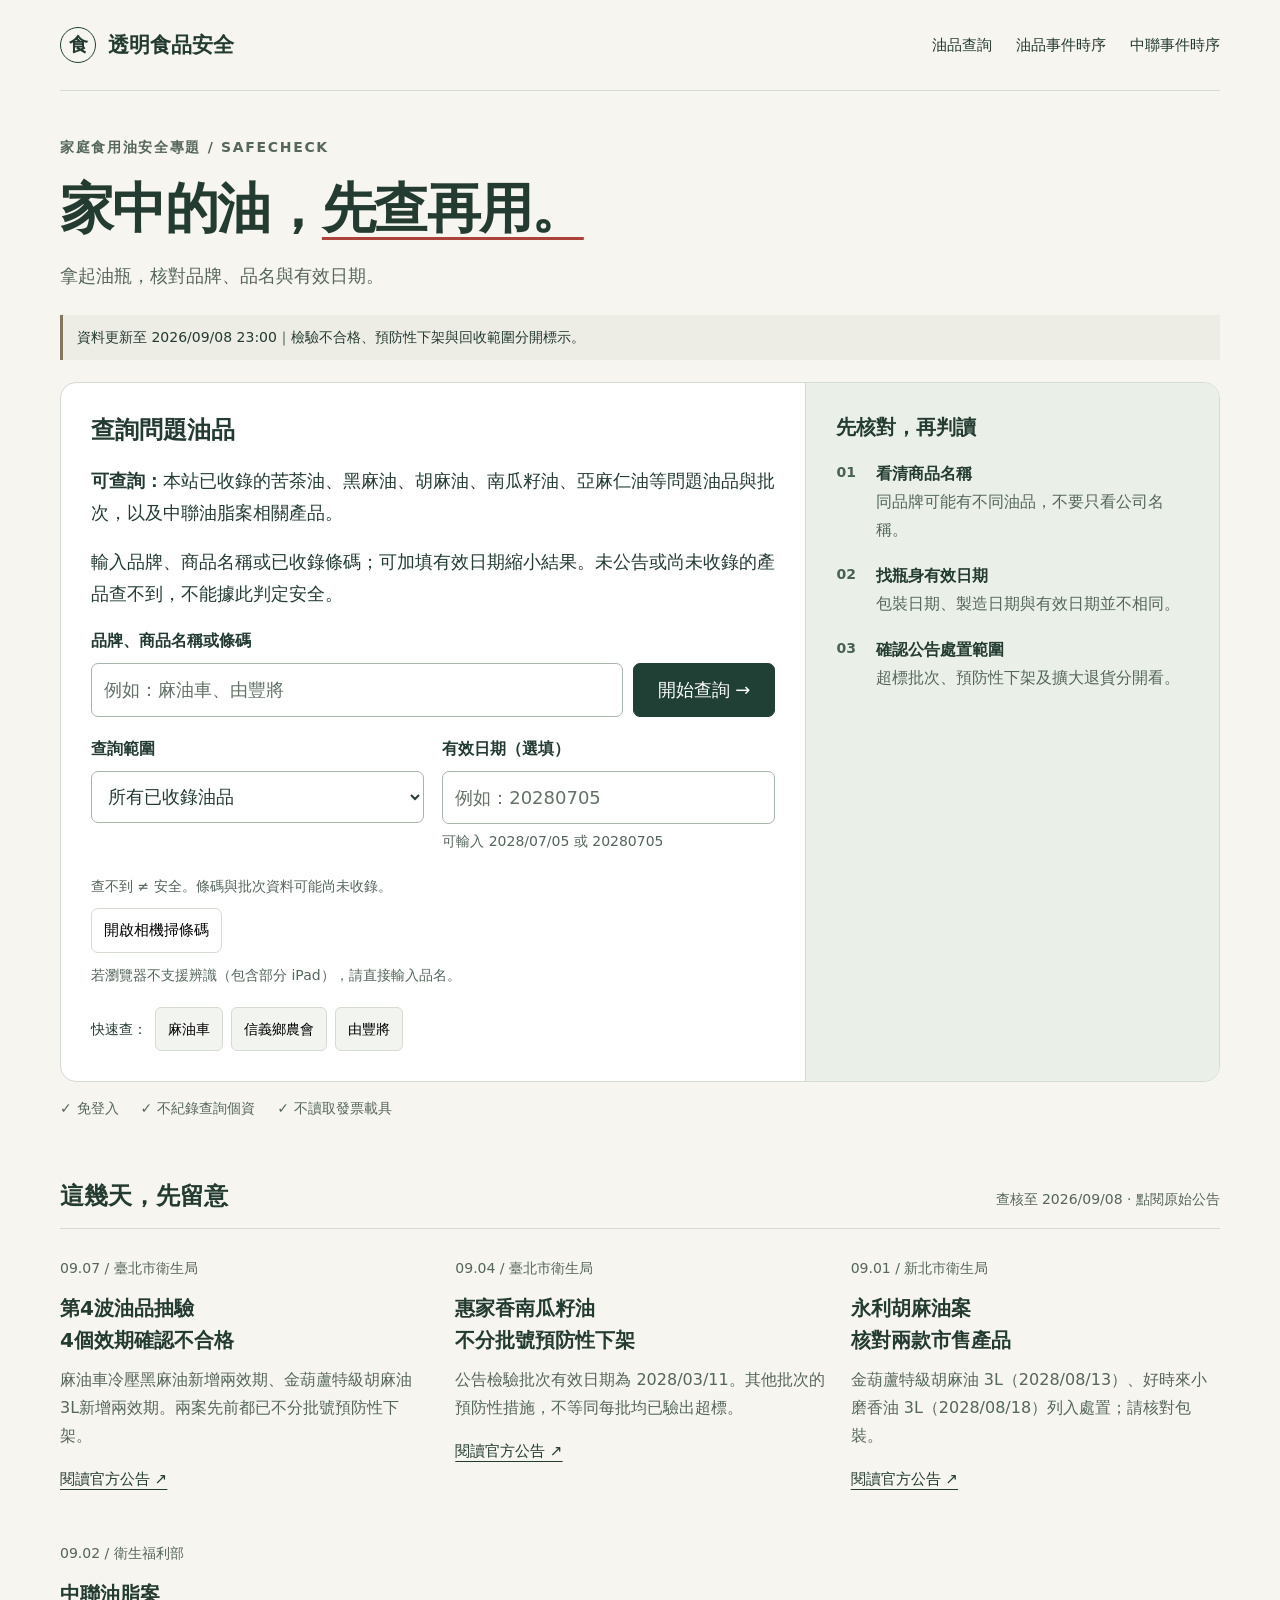
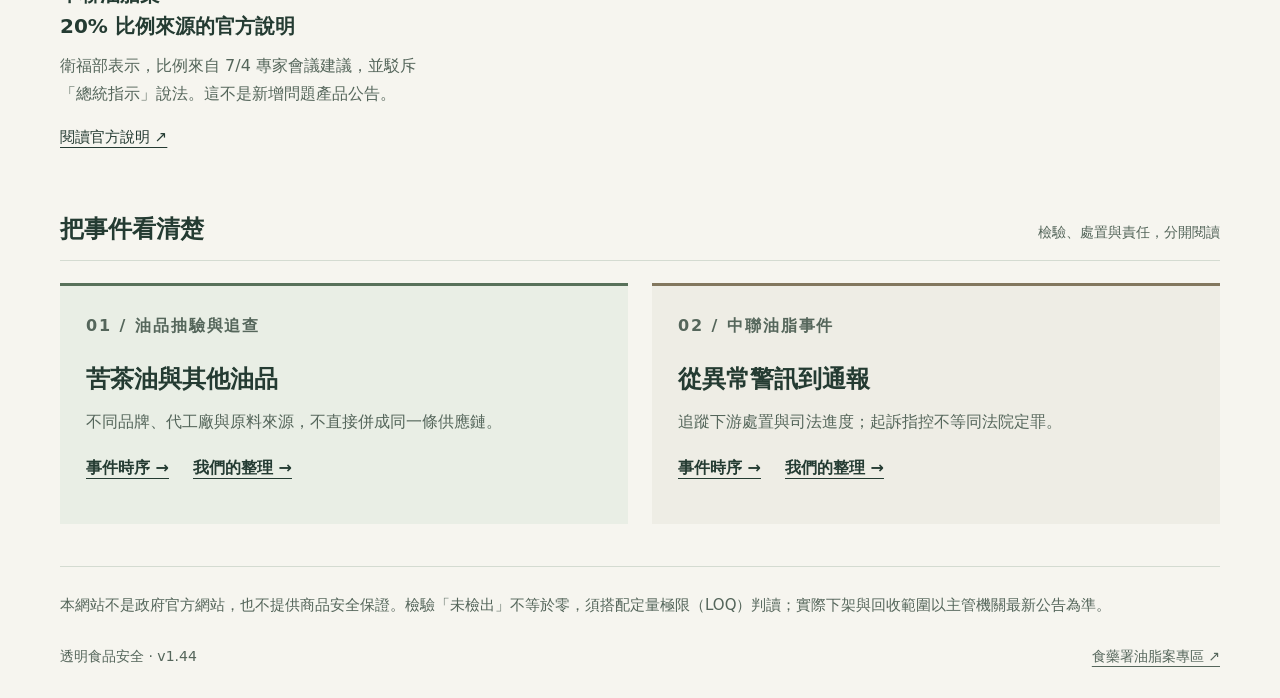
<file: index.html>
<!doctype html>
<html lang="zh-Hant-TW">
<head>
<meta charset="utf-8">
<meta name="viewport" content="width=device-width,initial-scale=1,viewport-fit=cover">
<meta name="theme-color" content="#203f35">
<meta name="description" content="家庭食用油問題批號查詢。核對品名與日期，分開閱讀下架資訊、檢驗結果及事件時序。">
<title>透明食品安全｜家中的油，先查再用</title>
<link rel="stylesheet" href="styles.css">
<link rel="stylesheet" href="homepage.css">
</head>
<body>
<a class="skip-link" href="#app">跳至主要內容</a>
<div id="app" tabindex="-1"></div>
<noscript><p>查詢需要 JavaScript。您仍可閱讀 <a href="camellia-report.html">苦茶油整理</a>、<a href="union-report.html">中聯油脂整理</a>，或前往 <a href="https://www.fda.gov.tw/TC/site13712.aspx">食藥署油脂案專區</a>。</p></noscript>
<script src="app.js"></script>
<script src="release-data.js"></script>
<script src="homepage.js"></script>
</body>
</html>
</file>
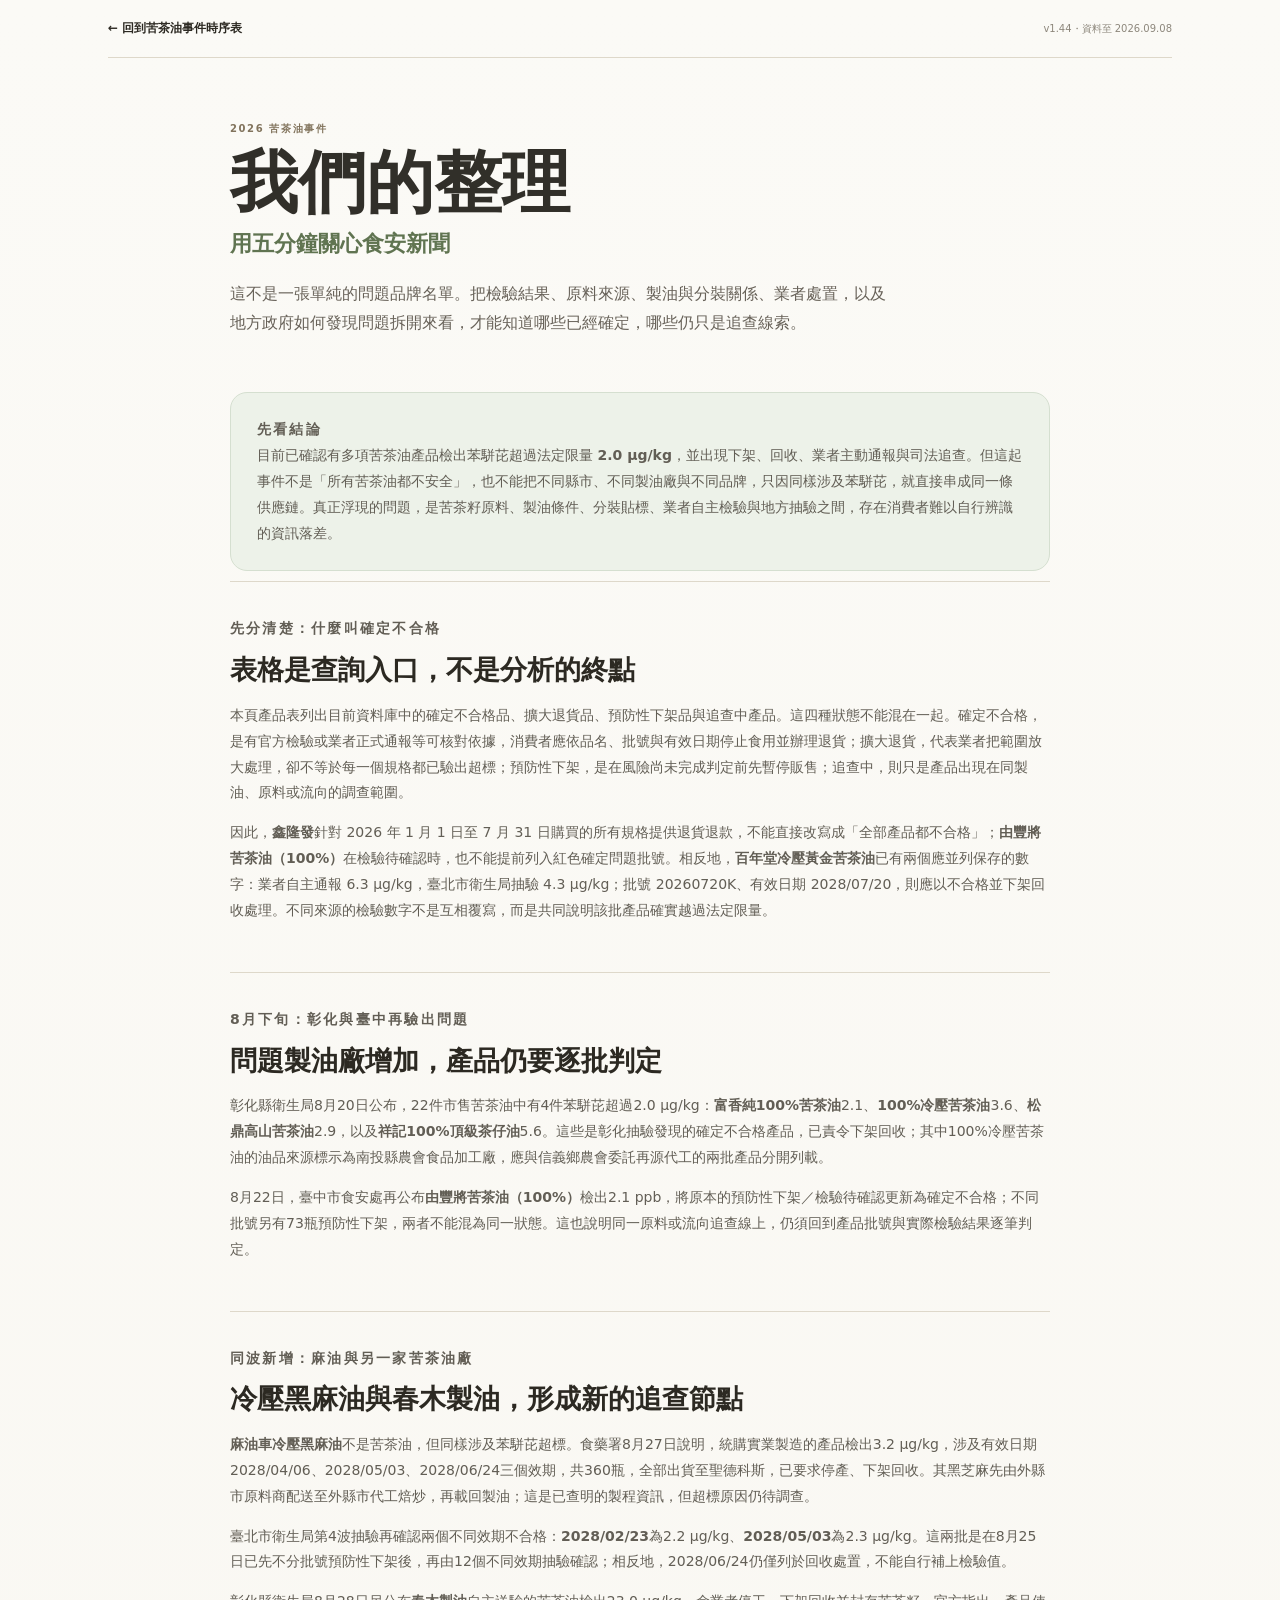
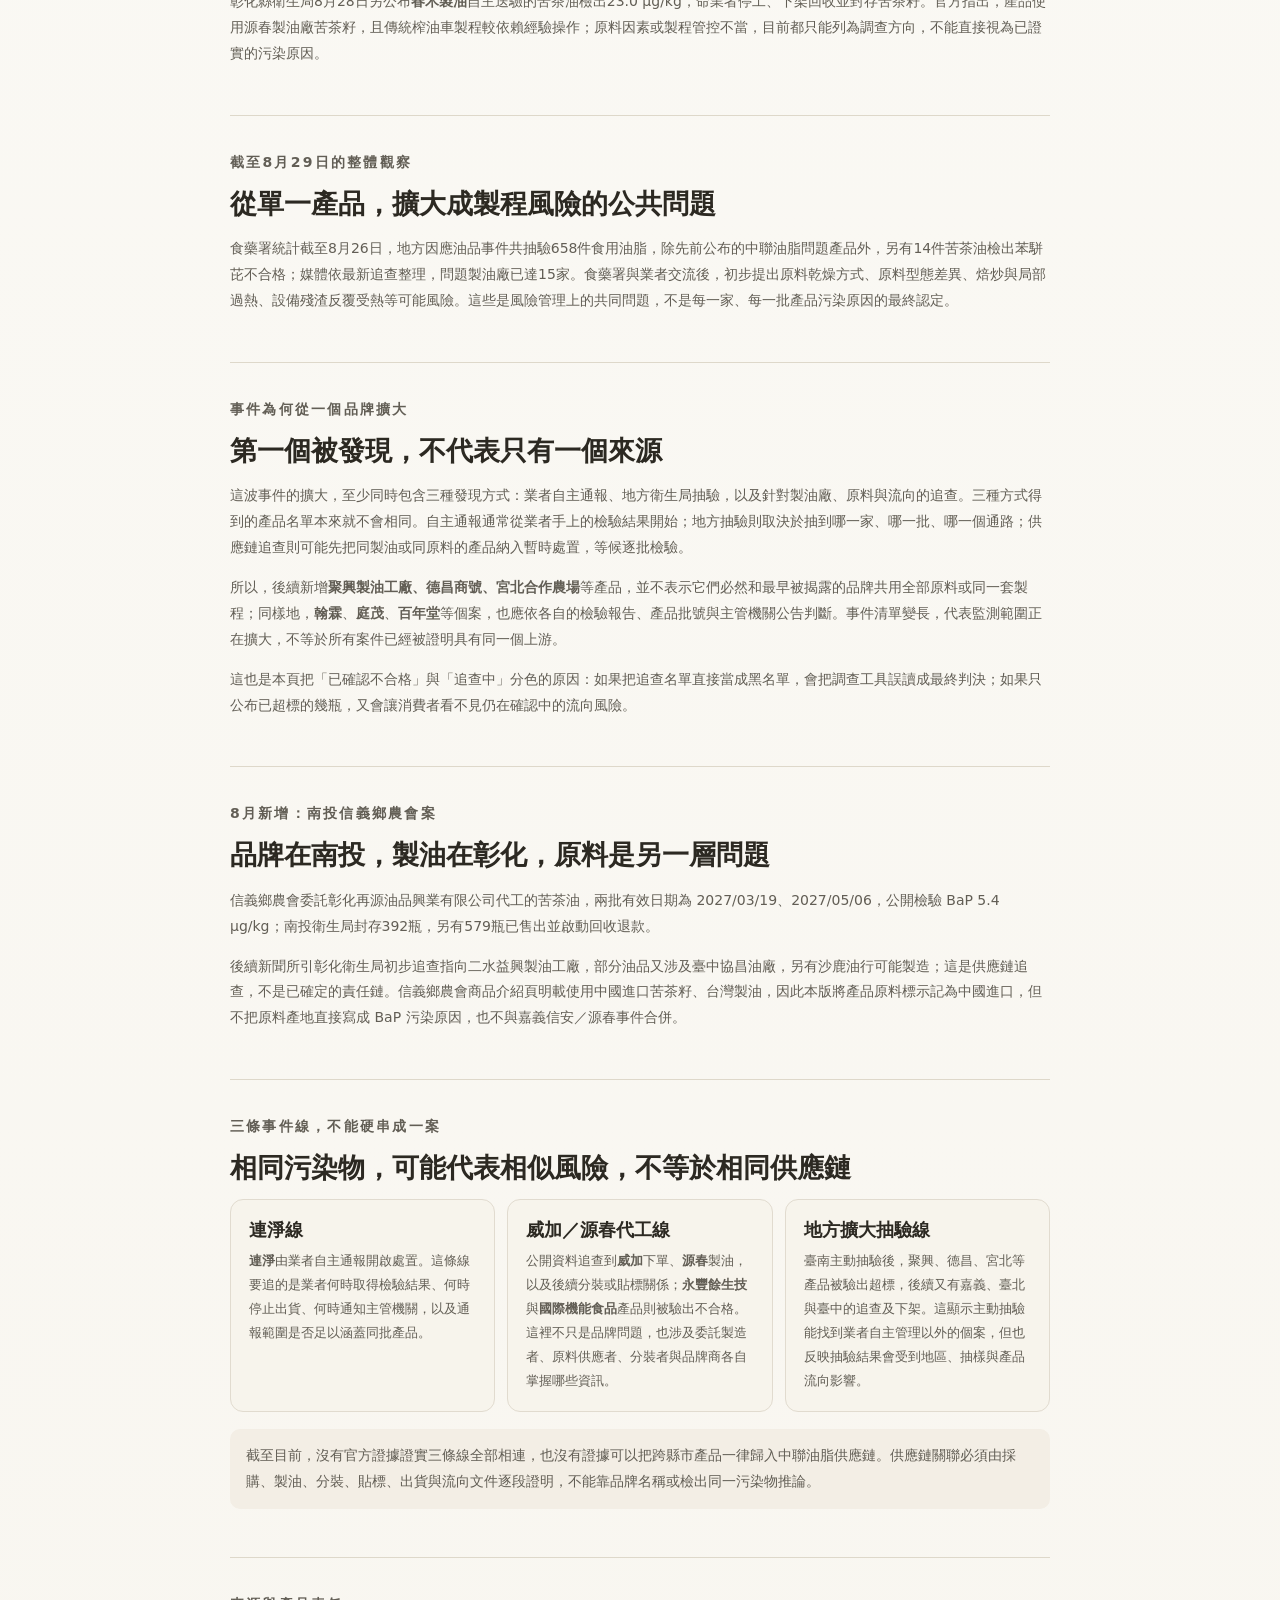
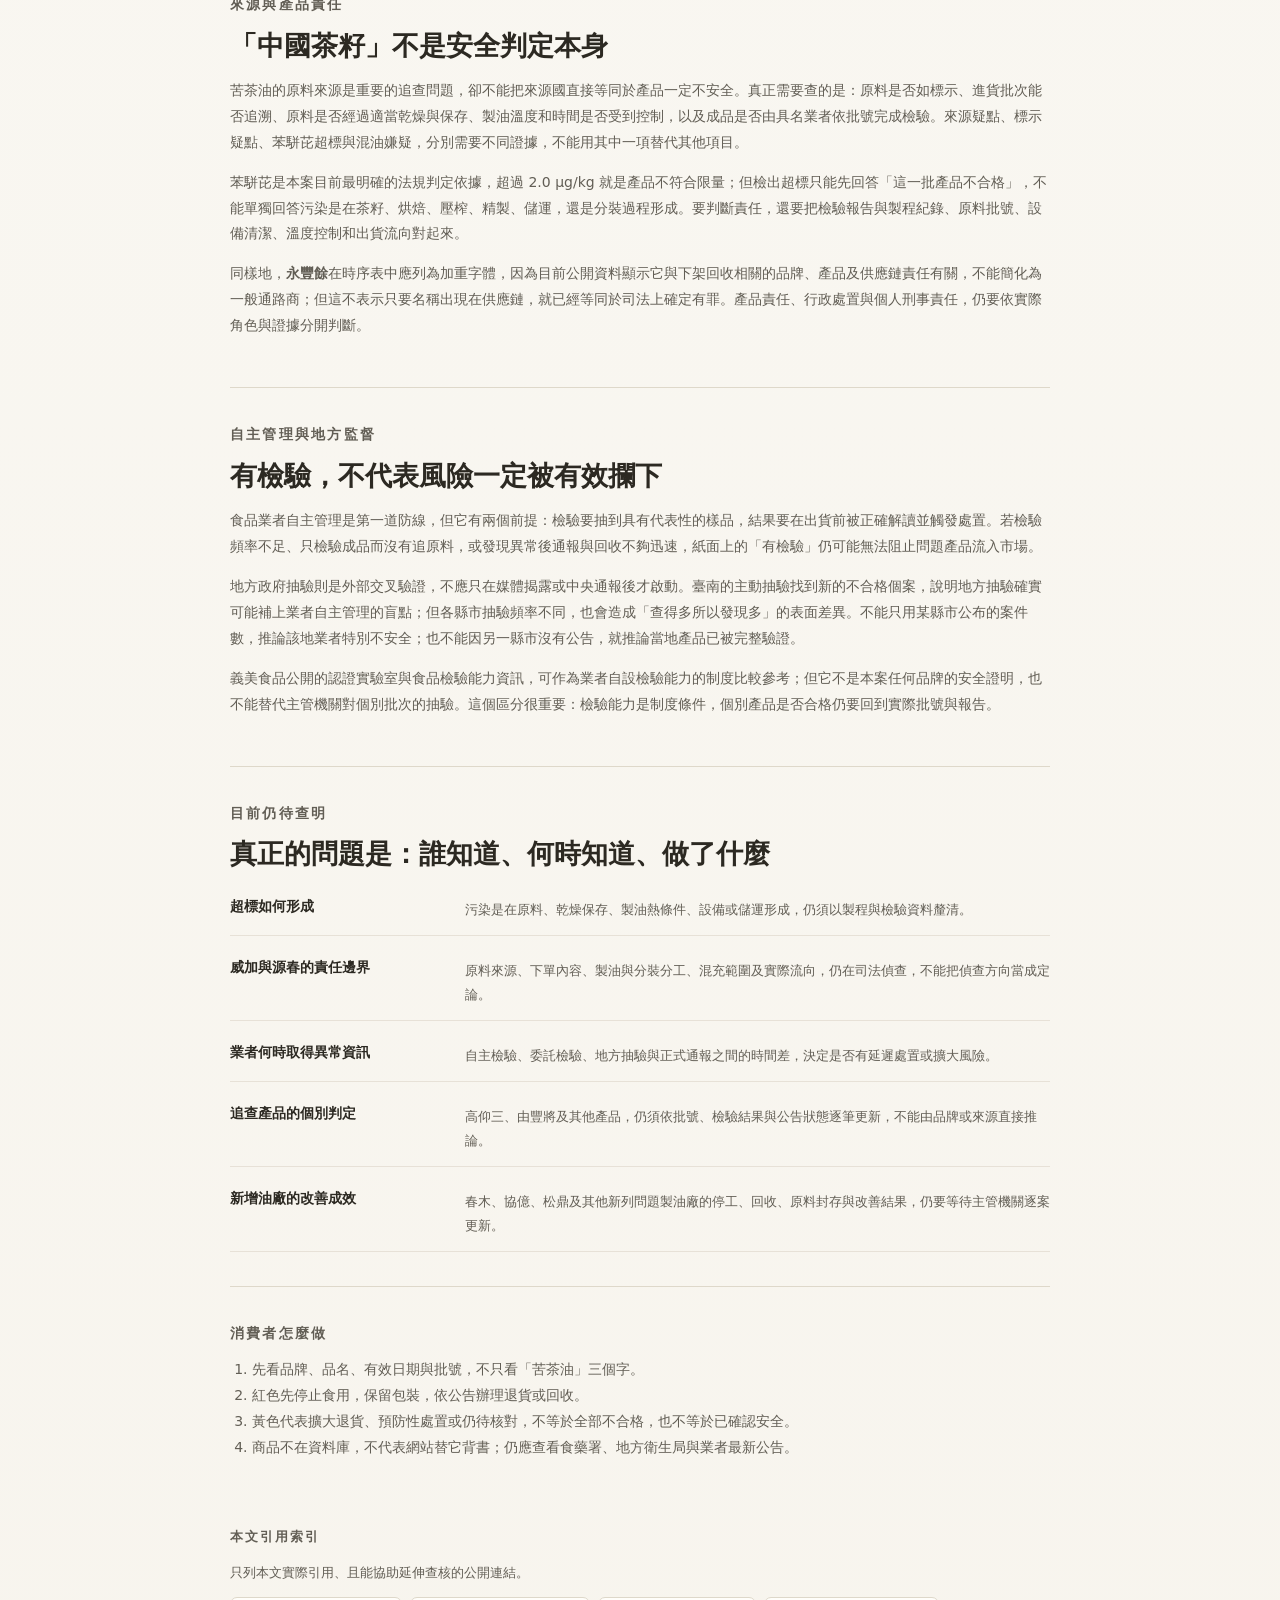
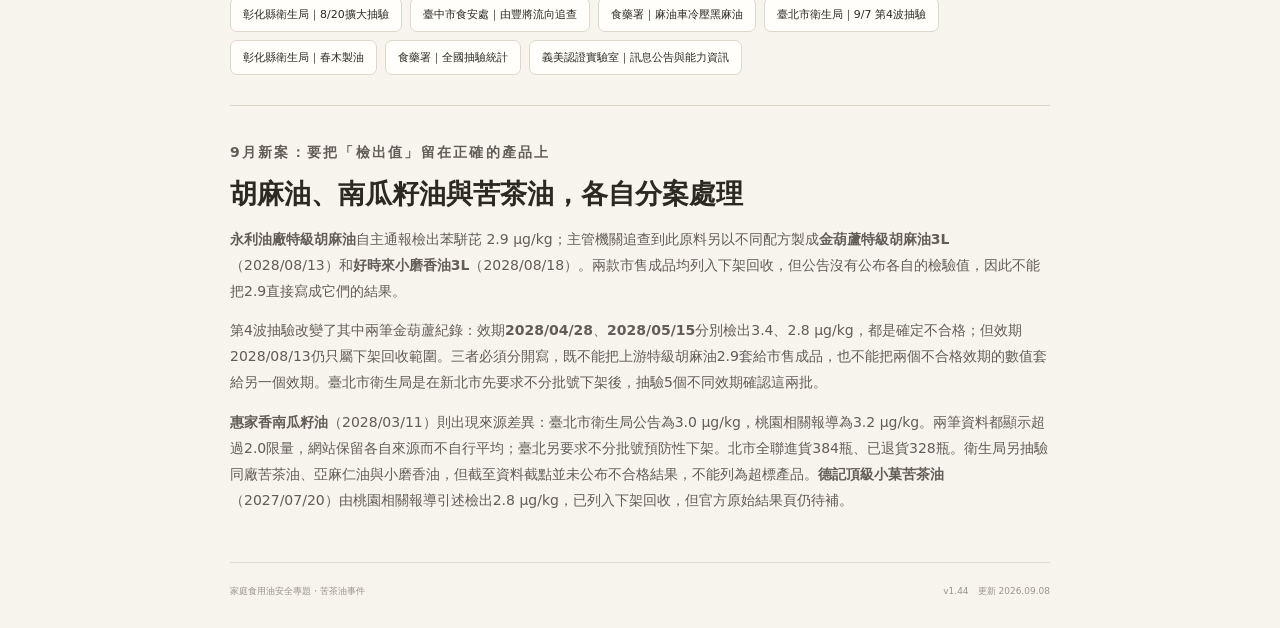
<file: camellia-report.html>
<!doctype html>
<html lang="zh-Hant-TW">
<head>
  <meta charset="utf-8">
  <meta name="viewport" content="width=device-width,initial-scale=1,viewport-fit=cover">
  <meta name="theme-color" content="#fbfaf6">
  <title>我們的整理｜苦茶油事件</title>
  <link rel="stylesheet" href="styles.css">
</head>
<body>
<main class="reportPage camelliaReport">
  <header class="storyTop"><a class="back" href="index.html#/camellia">← 回到苦茶油事件時序表</a><span class="date">v1.44・資料至 2026.09.08</span></header>
  <section class="reportHero"><p class="kicker">2026 苦茶油事件</p><h1>我們的整理</h1><p class="reportSubtitle">用五分鐘關心食安新聞</p><p class="reportIntro">這不是一張單純的問題品牌名單。把檢驗結果、原料來源、製油與分裝關係、業者處置，以及地方政府如何發現問題拆開來看，才能知道哪些已經確定，哪些仍只是追查線索。</p></section>
  <section class="reportSection reportConclusion"><p class="kicker">先看結論</p><p>目前已確認有多項苦茶油產品檢出苯駢芘超過法定限量 <strong>2.0 μg/kg</strong>，並出現下架、回收、業者主動通報與司法追查。但這起事件不是「所有苦茶油都不安全」，也不能把不同縣市、不同製油廠與不同品牌，只因同樣涉及苯駢芘，就直接串成同一條供應鏈。真正浮現的問題，是苦茶籽原料、製油條件、分裝貼標、業者自主檢驗與地方抽驗之間，存在消費者難以自行辨識的資訊落差。</p></section>
  <section class="reportSection"><p class="kicker">先分清楚：什麼叫確定不合格</p><h2>表格是查詢入口，不是分析的終點</h2><p>本頁產品表列出目前資料庫中的確定不合格品、擴大退貨品、預防性下架品與追查中產品。這四種狀態不能混在一起。確定不合格，是有官方檢驗或業者正式通報等可核對依據，消費者應依品名、批號與有效日期停止食用並辦理退貨；擴大退貨，代表業者把範圍放大處理，卻不等於每一個規格都已驗出超標；預防性下架，是在風險尚未完成判定前先暫停販售；追查中，則只是產品出現在同製油、原料或流向的調查範圍。</p><p>因此，<strong>鑫隆發</strong>針對 2026 年 1 月 1 日至 7 月 31 日購買的所有規格提供退貨退款，不能直接改寫成「全部產品都不合格」；<strong>由豐將苦茶油（100%）</strong>在檢驗待確認時，也不能提前列入紅色確定問題批號。相反地，<strong>百年堂冷壓黃金苦茶油</strong>已有兩個應並列保存的數字：業者自主通報 6.3 μg/kg，臺北市衛生局抽驗 4.3 μg/kg；批號 20260720K、有效日期 2028/07/20，則應以不合格並下架回收處理。不同來源的檢驗數字不是互相覆寫，而是共同說明該批產品確實越過法定限量。</p></section>
  <section class="reportSection"><p class="kicker">8月下旬：彰化與臺中再驗出問題</p><h2>問題製油廠增加，產品仍要逐批判定</h2><p>彰化縣衛生局8月20日公布，22件市售苦茶油中有4件苯駢芘超過2.0 μg/kg：<strong>富香純100%苦茶油</strong>2.1、<strong>100%冷壓苦茶油</strong>3.6、<strong>松鼎高山苦茶油</strong>2.9，以及<strong>祥記100%頂級茶仔油</strong>5.6。這些是彰化抽驗發現的確定不合格產品，已責令下架回收；其中100%冷壓苦茶油的油品來源標示為南投縣農會食品加工廠，應與信義鄉農會委託再源代工的兩批產品分開列載。</p><p>8月22日，臺中市食安處再公布<strong>由豐將苦茶油（100%）</strong>檢出2.1 ppb，將原本的預防性下架／檢驗待確認更新為確定不合格；不同批號另有73瓶預防性下架，兩者不能混為同一狀態。這也說明同一原料或流向追查線上，仍須回到產品批號與實際檢驗結果逐筆判定。</p></section>
  <section class="reportSection"><p class="kicker">同波新增：麻油與另一家苦茶油廠</p><h2>冷壓黑麻油與春木製油，形成新的追查節點</h2><p><strong>麻油車冷壓黑麻油</strong>不是苦茶油，但同樣涉及苯駢芘超標。食藥署8月27日說明，統購實業製造的產品檢出3.2 μg/kg，涉及有效日期2028/04/06、2028/05/03、2028/06/24三個效期，共360瓶，全部出貨至聖德科斯，已要求停產、下架回收。其黑芝麻先由外縣市原料商配送至外縣市代工焙炒，再載回製油；這是已查明的製程資訊，但超標原因仍待調查。</p><p>臺北市衛生局第4波抽驗再確認兩個不同效期不合格：<strong>2028/02/23</strong>為2.2 μg/kg、<strong>2028/05/03</strong>為2.3 μg/kg。這兩批是在8月25日已先不分批號預防性下架後，再由12個不同效期抽驗確認；相反地，2028/06/24仍僅列於回收處置，不能自行補上檢驗值。</p><p>彰化縣衛生局8月28日另公布<strong>春木製油</strong>自主送驗的苦茶油檢出23.0 μg/kg，命業者停工、下架回收並封存苦茶籽。官方指出，產品使用源春製油廠苦茶籽，且傳統榨油車製程較依賴經驗操作；原料因素或製程管控不當，目前都只能列為調查方向，不能直接視為已證實的污染原因。</p></section>
  <section class="reportSection"><p class="kicker">截至8月29日的整體觀察</p><h2>從單一產品，擴大成製程風險的公共問題</h2><p>食藥署統計截至8月26日，地方因應油品事件共抽驗658件食用油脂，除先前公布的中聯油脂問題產品外，另有14件苦茶油檢出苯駢芘不合格；媒體依最新追查整理，問題製油廠已達15家。食藥署與業者交流後，初步提出原料乾燥方式、原料型態差異、焙炒與局部過熱、設備殘渣反覆受熱等可能風險。這些是風險管理上的共同問題，不是每一家、每一批產品污染原因的最終認定。</p></section>
  <section class="reportSection"><p class="kicker">事件為何從一個品牌擴大</p><h2>第一個被發現，不代表只有一個來源</h2><p>這波事件的擴大，至少同時包含三種發現方式：業者自主通報、地方衛生局抽驗，以及針對製油廠、原料與流向的追查。三種方式得到的產品名單本來就不會相同。自主通報通常從業者手上的檢驗結果開始；地方抽驗則取決於抽到哪一家、哪一批、哪一個通路；供應鏈追查則可能先把同製油或同原料的產品納入暫時處置，等候逐批檢驗。</p><p>所以，後續新增<strong>聚興製油工廠、德昌商號、宮北合作農場</strong>等產品，並不表示它們必然和最早被揭露的品牌共用全部原料或同一套製程；同樣地，<strong>翰霖</strong>、<strong>庭茂</strong>、<strong>百年堂</strong>等個案，也應依各自的檢驗報告、產品批號與主管機關公告判斷。事件清單變長，代表監測範圍正在擴大，不等於所有案件已經被證明具有同一個上游。</p><p>這也是本頁把「已確認不合格」與「追查中」分色的原因：如果把追查名單直接當成黑名單，會把調查工具誤讀成最終判決；如果只公布已超標的幾瓶，又會讓消費者看不見仍在確認中的流向風險。</p></section>
  <section class="reportSection"><p class="kicker">8月新增：南投信義鄉農會案</p><h2>品牌在南投，製油在彰化，原料是另一層問題</h2><p>信義鄉農會委託彰化再源油品興業有限公司代工的苦茶油，兩批有效日期為 2027/03/19、2027/05/06，公開檢驗 BaP 5.4 μg/kg；南投衛生局封存392瓶，另有579瓶已售出並啟動回收退款。</p><p>後續新聞所引彰化衛生局初步追查指向二水益興製油工廠，部分油品又涉及臺中協昌油廠，另有沙鹿油行可能製造；這是供應鏈追查，不是已確定的責任鏈。信義鄉農會商品介紹頁明載使用中國進口苦茶籽、台灣製油，因此本版將產品原料標示記為中國進口，但不把原料產地直接寫成 BaP 污染原因，也不與嘉義信安／源春事件合併。</p></section>
  <section class="reportSection"><p class="kicker">三條事件線，不能硬串成一案</p><h2>相同污染物，可能代表相似風險，不等於相同供應鏈</h2><div class="reportLanes"><article><h3>連淨線</h3><p><strong>連淨</strong>由業者自主通報開啟處置。這條線要追的是業者何時取得檢驗結果、何時停止出貨、何時通知主管機關，以及通報範圍是否足以涵蓋同批產品。</p></article><article><h3>威加／源春代工線</h3><p>公開資料追查到<strong>威加</strong>下單、<strong>源春</strong>製油，以及後續分裝或貼標關係；<strong>永豐餘生技</strong>與<strong>國際機能食品</strong>產品則被驗出不合格。這裡不只是品牌問題，也涉及委託製造者、原料供應者、分裝者與品牌商各自掌握哪些資訊。</p></article><article><h3>地方擴大抽驗線</h3><p>臺南主動抽驗後，聚興、德昌、宮北等產品被驗出超標，後續又有嘉義、臺北與臺中的追查及下架。這顯示主動抽驗能找到業者自主管理以外的個案，但也反映抽驗結果會受到地區、抽樣與產品流向影響。</p></article></div><p class="reportBoundary">截至目前，沒有官方證據證實三條線全部相連，也沒有證據可以把跨縣市產品一律歸入中聯油脂供應鏈。供應鏈關聯必須由採購、製油、分裝、貼標、出貨與流向文件逐段證明，不能靠品牌名稱或檢出同一污染物推論。</p></section>
  <section class="reportSection"><p class="kicker">來源與產品責任</p><h2>「中國茶籽」不是安全判定本身</h2><p>苦茶油的原料來源是重要的追查問題，卻不能把來源國直接等同於產品一定不安全。真正需要查的是：原料是否如標示、進貨批次能否追溯、原料是否經過適當乾燥與保存、製油溫度和時間是否受到控制，以及成品是否由具名業者依批號完成檢驗。來源疑點、標示疑點、苯駢芘超標與混油嫌疑，分別需要不同證據，不能用其中一項替代其他項目。</p><p>苯駢芘是本案目前最明確的法規判定依據，超過 2.0 μg/kg 就是產品不符合限量；但檢出超標只能先回答「這一批產品不合格」，不能單獨回答污染是在茶籽、烘焙、壓榨、精製、儲運，還是分裝過程形成。要判斷責任，還要把檢驗報告與製程紀錄、原料批號、設備清潔、溫度控制和出貨流向對起來。</p><p>同樣地，<strong>永豐餘</strong>在時序表中應列為加重字體，因為目前公開資料顯示它與下架回收相關的品牌、產品及供應鏈責任有關，不能簡化為一般通路商；但這不表示只要名稱出現在供應鏈，就已經等同於司法上確定有罪。產品責任、行政處置與個人刑事責任，仍要依實際角色與證據分開判斷。</p></section>
  <section class="reportSection"><p class="kicker">自主管理與地方監督</p><h2>有檢驗，不代表風險一定被有效攔下</h2><p>食品業者自主管理是第一道防線，但它有兩個前提：檢驗要抽到具有代表性的樣品，結果要在出貨前被正確解讀並觸發處置。若檢驗頻率不足、只檢驗成品而沒有追原料，或發現異常後通報與回收不夠迅速，紙面上的「有檢驗」仍可能無法阻止問題產品流入市場。</p><p>地方政府抽驗則是外部交叉驗證，不應只在媒體揭露或中央通報後才啟動。臺南的主動抽驗找到新的不合格個案，說明地方抽驗確實可能補上業者自主管理的盲點；但各縣市抽驗頻率不同，也會造成「查得多所以發現多」的表面差異。不能只用某縣市公布的案件數，推論該地業者特別不安全；也不能因另一縣市沒有公告，就推論當地產品已被完整驗證。</p><p>義美食品公開的認證實驗室與食品檢驗能力資訊，可作為業者自設檢驗能力的制度比較參考；但它不是本案任何品牌的安全證明，也不能替代主管機關對個別批次的抽驗。這個區分很重要：檢驗能力是制度條件，個別產品是否合格仍要回到實際批號與報告。</p></section>
  <section class="reportSection"><p class="kicker">目前仍待查明</p><h2>真正的問題是：誰知道、何時知道、做了什麼</h2><div class="reportQuestions"><div><strong>超標如何形成</strong><span>污染是在原料、乾燥保存、製油熱條件、設備或儲運形成，仍須以製程與檢驗資料釐清。</span></div><div><strong>威加與源春的責任邊界</strong><span>原料來源、下單內容、製油與分裝分工、混充範圍及實際流向，仍在司法偵查，不能把偵查方向當成定論。</span></div><div><strong>業者何時取得異常資訊</strong><span>自主檢驗、委託檢驗、地方抽驗與正式通報之間的時間差，決定是否有延遲處置或擴大風險。</span></div><div><strong>追查產品的個別判定</strong><span>高仰三、由豐將及其他產品，仍須依批號、檢驗結果與公告狀態逐筆更新，不能由品牌或來源直接推論。</span></div><div><strong>新增油廠的改善成效</strong><span>春木、協億、松鼎及其他新列問題製油廠的停工、回收、原料封存與改善結果，仍要等待主管機關逐案更新。</span></div></div></section>
  <section class="reportSection consumer"><p class="kicker">消費者怎麼做</p><ol><li>先看品牌、品名、有效日期與批號，不只看「苦茶油」三個字。</li><li>紅色先停止食用，保留包裝，依公告辦理退貨或回收。</li><li>黃色代表擴大退貨、預防性處置或仍待核對，不等於全部不合格，也不等於已確認安全。</li><li>商品不在資料庫，不代表網站替它背書；仍應查看食藥署、地方衛生局與業者最新公告。</li></ol></section>
  <section class="reportSources"><p class="kicker">本文引用索引</p><p>只列本文實際引用、且能協助延伸查核的公開連結。</p><div class="sources"><a href="https://www.fda.gov.tw/TC/csmnewsContent.aspx?id=t634617&amp;mid=267" target="_blank" rel="noreferrer">彰化縣衛生局｜8/20擴大抽驗</a><a href="https://www.fda.gov.tw/TC/csmnewsContent.aspx?id=t634625&amp;mid=267" target="_blank" rel="noreferrer">臺中市食安處｜由豐將流向追查</a><a href="https://www.fda.gov.tw/TC/newsContent.aspx?cid=4&amp;id=t634638" target="_blank" rel="noreferrer">食藥署｜麻油車冷壓黑麻油</a><a href="https://health.gov.taipei/News_Content.aspx?n=BB5A41BA1E6CA260&amp;s=9F7188A8D1254D7D&amp;sms=72544237BBE4C5F6" target="_blank" rel="noreferrer">臺北市衛生局｜9/7 第4波抽驗</a><a href="https://www.fda.gov.tw/tc/csmnewsContent.aspx?id=t634643&amp;mid=267" target="_blank" rel="noreferrer">彰化縣衛生局｜春木製油</a><a href="https://www.fda.gov.tw/TC/newsContent.aspx?cid=4&amp;id=t634636" target="_blank" rel="noreferrer">食藥署｜全國抽驗統計</a><a href="https://www.imeifoods.com.tw/lab/news2.html" target="_blank" rel="noreferrer">義美認證實驗室｜訊息公告與能力資訊</a></div></section>
  <section class="reportSection"><p class="kicker">9月新案：要把「檢出值」留在正確的產品上</p><h2>胡麻油、南瓜籽油與苦茶油，各自分案處理</h2><p><strong>永利油廠特級胡麻油</strong>自主通報檢出苯駢芘 2.9 μg/kg；主管機關追查到此原料另以不同配方製成<strong>金葫蘆特級胡麻油3L</strong>（2028/08/13）和<strong>好時來小磨香油3L</strong>（2028/08/18）。兩款市售成品均列入下架回收，但公告沒有公布各自的檢驗值，因此不能把2.9直接寫成它們的結果。</p><p>第4波抽驗改變了其中兩筆金葫蘆紀錄：效期<strong>2028/04/28</strong>、<strong>2028/05/15</strong>分別檢出3.4、2.8 μg/kg，都是確定不合格；但效期2028/08/13仍只屬下架回收範圍。三者必須分開寫，既不能把上游特級胡麻油2.9套給市售成品，也不能把兩個不合格效期的數值套給另一個效期。臺北市衛生局是在新北市先要求不分批號下架後，抽驗5個不同效期確認這兩批。</p><p><strong>惠家香南瓜籽油</strong>（2028/03/11）則出現來源差異：臺北市衛生局公告為3.0 μg/kg，桃園相關報導為3.2 μg/kg。兩筆資料都顯示超過2.0限量，網站保留各自來源而不自行平均；臺北另要求不分批號預防性下架。北市全聯進貨384瓶、已退貨328瓶。衛生局另抽驗同廠苦茶油、亞麻仁油與小磨香油，但截至資料截點並未公布不合格結果，不能列為超標產品。<strong>德記頂級小菓苦茶油</strong>（2027/07/20）由桃園相關報導引述檢出2.8 μg/kg，已列入下架回收，但官方原始結果頁仍待補。</p></section>
  <footer class="footer"><span>家庭食用油安全專題・苦茶油事件</span><span>v1.44　更新 2026.09.08</span></footer>
</main>
</body>
</html>
</file>
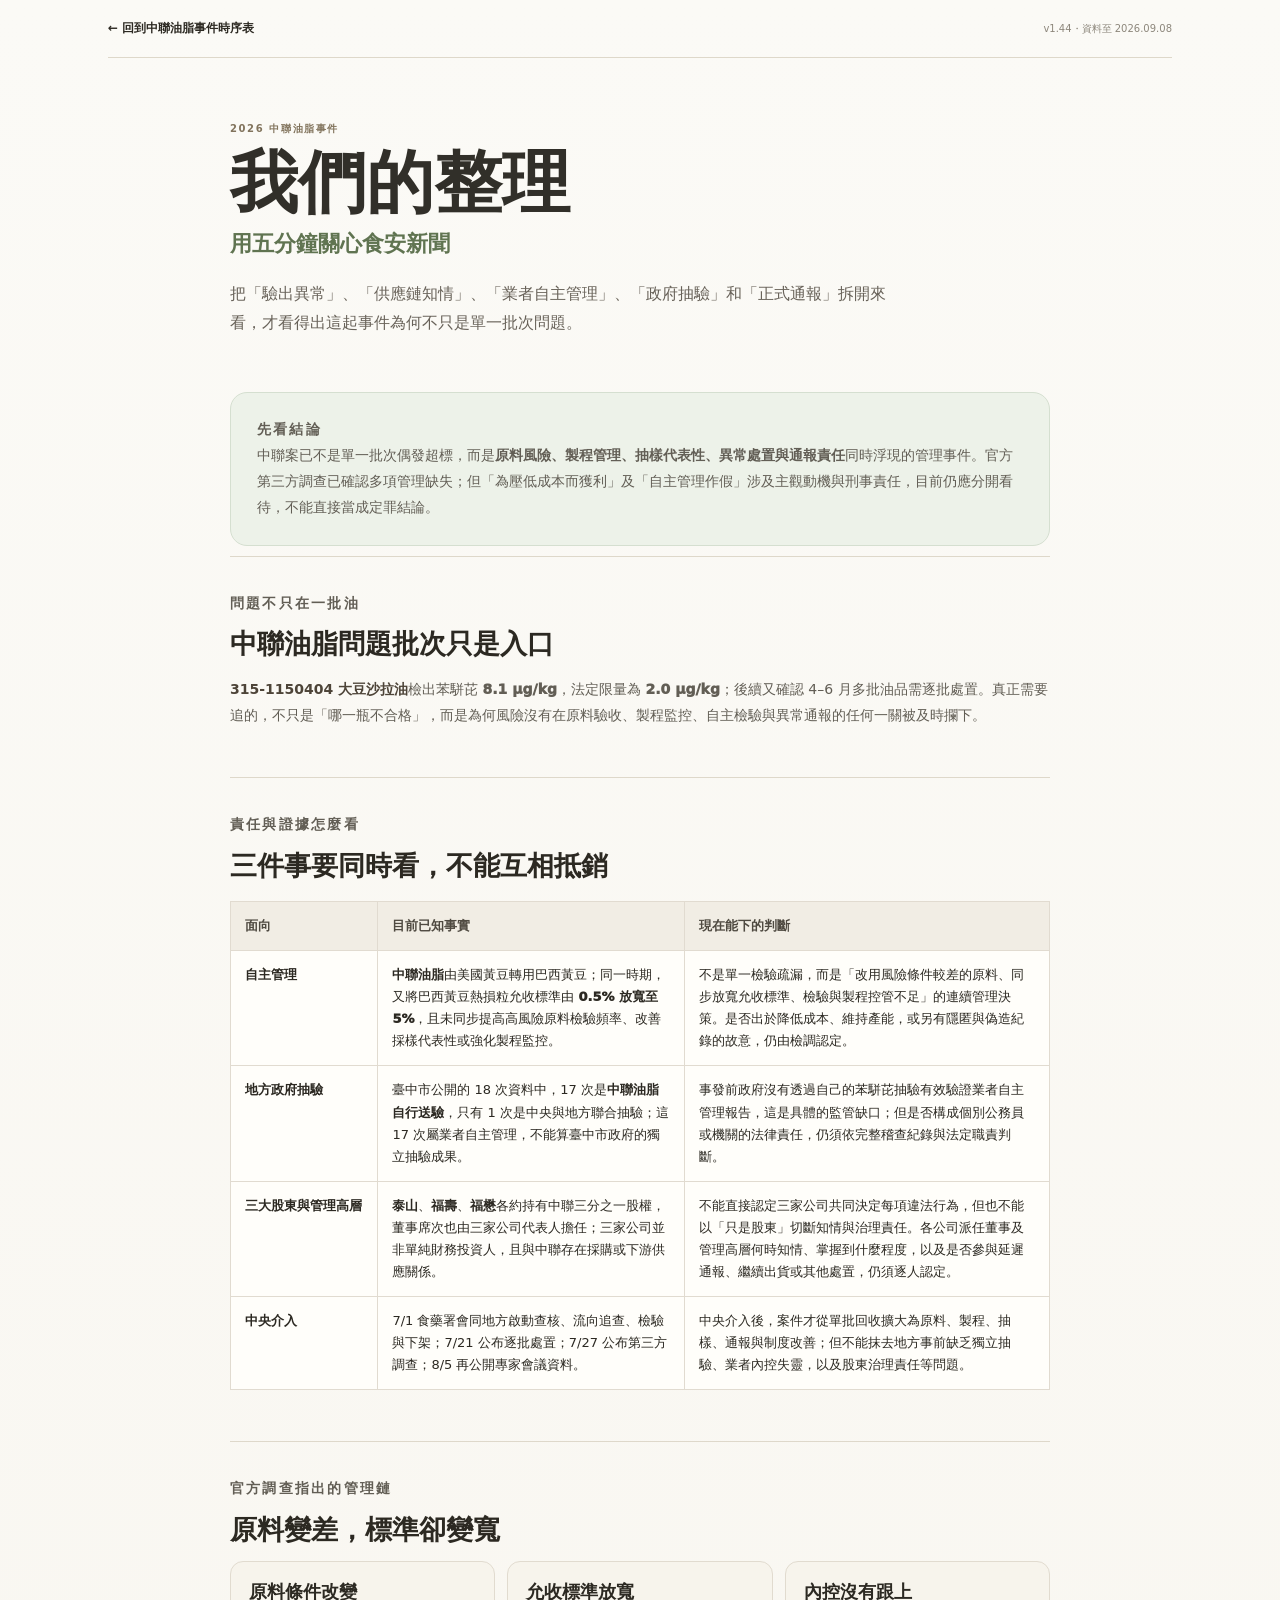
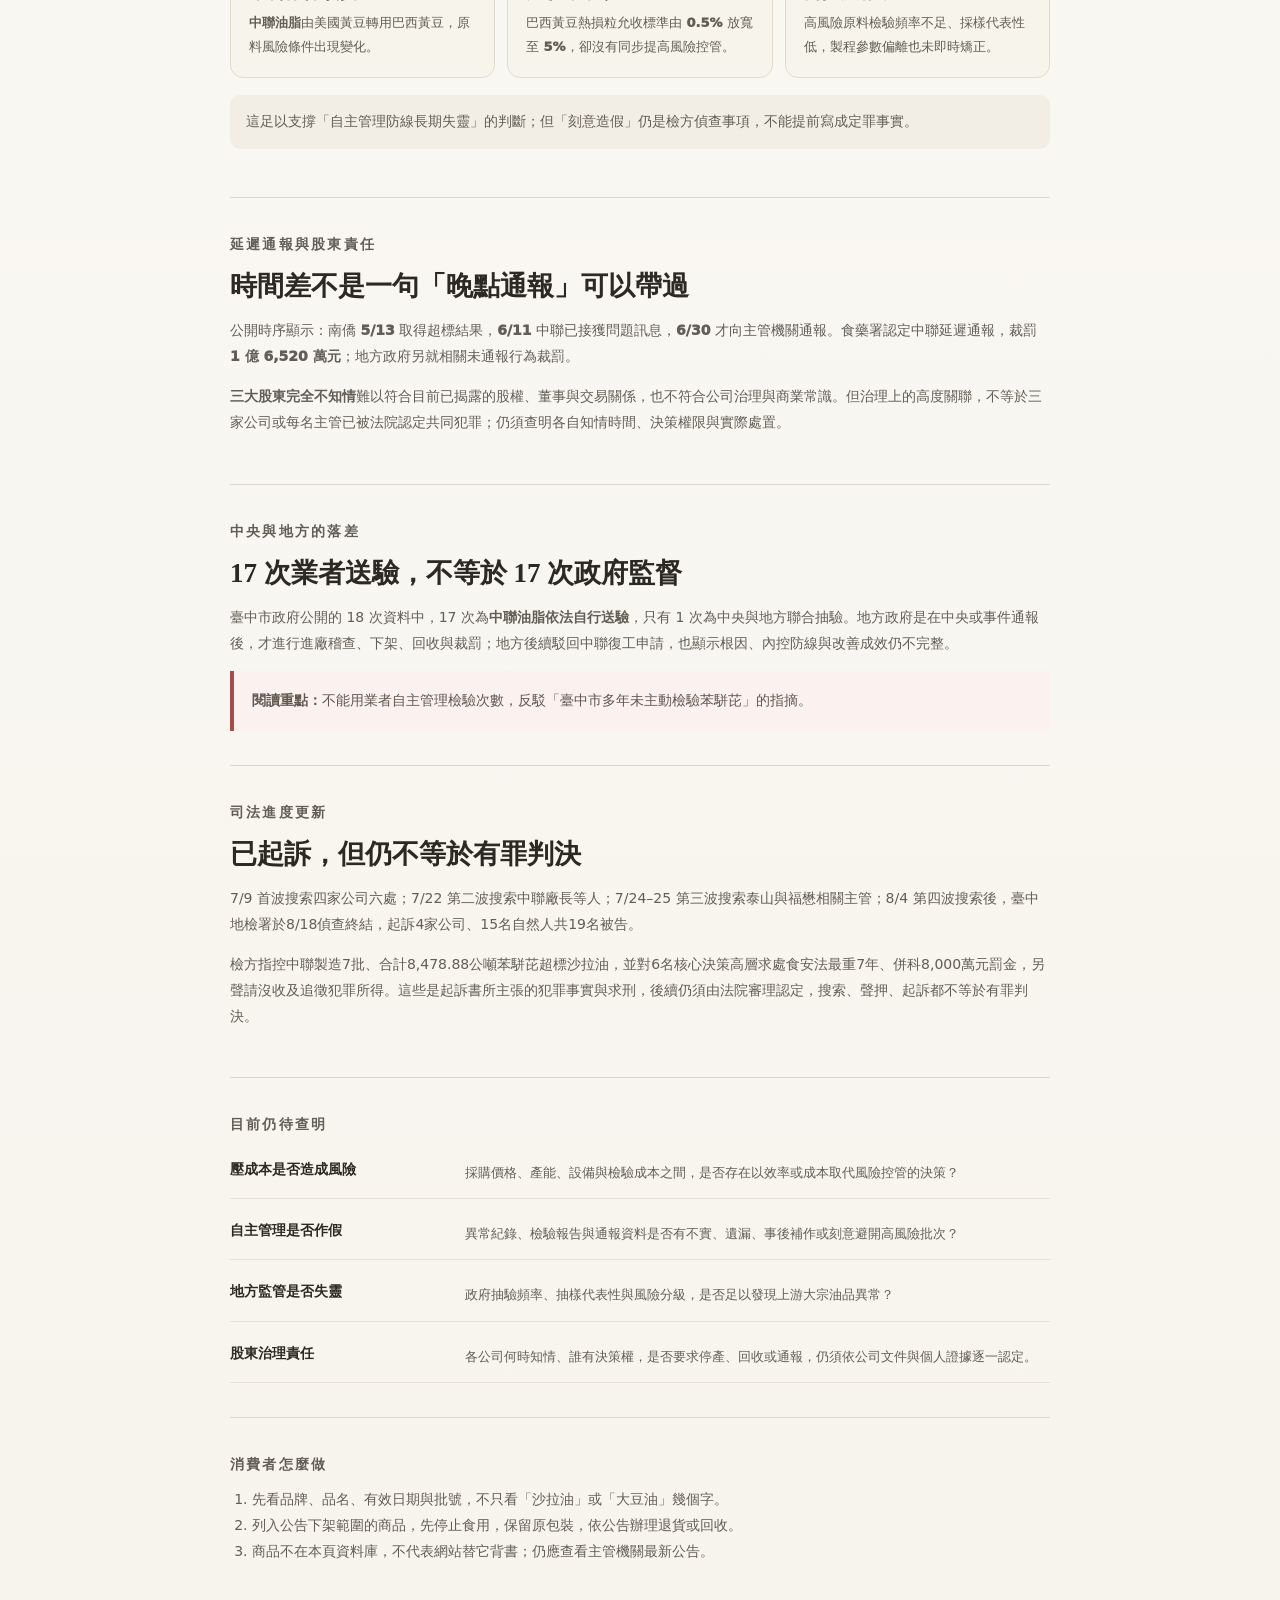
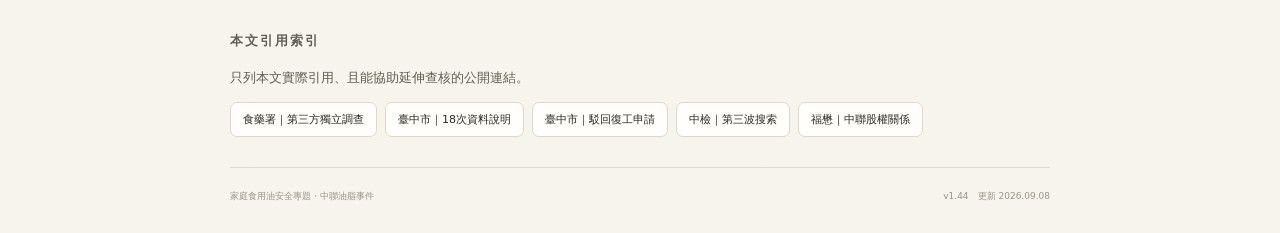
<file: union-report.html>
<!doctype html>
<html lang="zh-Hant-TW">
<head>
  <meta charset="utf-8">
  <meta name="viewport" content="width=device-width,initial-scale=1,viewport-fit=cover">
  <meta name="theme-color" content="#fbfaf6">
  <title>我們的整理｜中聯油脂事件</title>
  <link rel="stylesheet" href="styles.css">
</head>
<body>
<main class="reportPage unionReport">
  <header class="storyTop"><a class="back" href="index.html#/union-timeline">← 回到中聯油脂事件時序表</a><span class="date">v1.44・資料至 2026.09.08</span></header>
  <section class="reportHero"><p class="kicker">2026 中聯油脂事件</p><h1>我們的整理</h1><p class="reportSubtitle">用五分鐘關心食安新聞</p><p class="reportIntro">把「驗出異常」、「供應鏈知情」、「業者自主管理」、「政府抽驗」和「正式通報」拆開來看，才看得出這起事件為何不只是單一批次問題。</p></section>
  <section class="reportSection reportConclusion"><p class="kicker">先看結論</p><p>中聯案已不是單一批次偶發超標，而是<strong>原料風險、製程管理、抽樣代表性、異常處置與通報責任</strong>同時浮現的管理事件。官方第三方調查已確認多項管理缺失；但「為壓低成本而獲利」及「自主管理作假」涉及主觀動機與刑事責任，目前仍應分開看待，不能直接當成定罪結論。</p></section>
  <section class="reportSection"><p class="kicker">問題不只在一批油</p><h2><strong>中聯油脂</strong>問題批次只是入口</h2><p><span class="productName">315-1150404 大豆沙拉油</span>檢出苯駢芘 <strong>8.1 μg/kg</strong>，法定限量為 <strong>2.0 μg/kg</strong>；後續又確認 4–6 月多批油品需逐批處置。真正需要追的，不只是「哪一瓶不合格」，而是為何風險沒有在原料驗收、製程監控、自主檢驗與異常通報的任何一關被及時攔下。</p></section>
  <section class="reportSection"><p class="kicker">責任與證據怎麼看</p><h2>三件事要同時看，不能互相抵銷</h2><div class="reportTableWrap"><table class="reportTable"><thead><tr><th>面向</th><th>目前已知事實</th><th>現在能下的判斷</th></tr></thead><tbody>
    <tr><td><strong>自主管理</strong></td><td><strong>中聯油脂</strong>由美國黃豆轉用巴西黃豆；同一時期，又將巴西黃豆熱損粒允收標準由 <strong>0.5% 放寬至 5%</strong>，且未同步提高高風險原料檢驗頻率、改善採樣代表性或強化製程監控。</td><td>不是單一檢驗疏漏，而是「改用風險條件較差的原料、同步放寬允收標準、檢驗與製程控管不足」的連續管理決策。是否出於降低成本、維持產能，或另有隱匿與偽造紀錄的故意，仍由檢調認定。</td></tr>
    <tr><td><strong>地方政府抽驗</strong></td><td>臺中市公開的 18 次資料中，17 次是<strong>中聯油脂自行送驗</strong>，只有 1 次是中央與地方聯合抽驗；這 17 次屬業者自主管理，不能算臺中市政府的獨立抽驗成果。</td><td>事發前政府沒有透過自己的苯駢芘抽驗有效驗證業者自主管理報告，這是具體的監管缺口；但是否構成個別公務員或機關的法律責任，仍須依完整稽查紀錄與法定職責判斷。</td></tr>
    <tr><td><strong>三大股東與管理高層</strong></td><td><strong>泰山</strong>、<strong>福壽</strong>、<strong>福懋</strong>各約持有中聯三分之一股權，董事席次也由三家公司代表人擔任；三家公司並非單純財務投資人，且與中聯存在採購或下游供應關係。</td><td>不能直接認定三家公司共同決定每項違法行為，但也不能以「只是股東」切斷知情與治理責任。各公司派任董事及管理高層何時知情、掌握到什麼程度，以及是否參與延遲通報、繼續出貨或其他處置，仍須逐人認定。</td></tr>
    <tr><td><strong>中央介入</strong></td><td>7/1 食藥署會同地方啟動查核、流向追查、檢驗與下架；7/21 公布逐批處置；7/27 公布第三方調查；8/5 再公開專家會議資料。</td><td>中央介入後，案件才從單批回收擴大為原料、製程、抽樣、通報與制度改善；但不能抹去地方事前缺乏獨立抽驗、業者內控失靈，以及股東治理責任等問題。</td></tr>
  </tbody></table></div></section>
  <section class="reportSection"><p class="kicker">官方調查指出的管理鏈</p><h2>原料變差，標準卻變寬</h2><div class="reportLanes"><article><h3>原料條件改變</h3><p><strong>中聯油脂</strong>由美國黃豆轉用巴西黃豆，原料風險條件出現變化。</p></article><article><h3>允收標準放寬</h3><p>巴西黃豆熱損粒允收標準由 <strong>0.5%</strong> 放寬至 <strong>5%</strong>，卻沒有同步提高風險控管。</p></article><article><h3>內控沒有跟上</h3><p>高風險原料檢驗頻率不足、採樣代表性低，製程參數偏離也未即時矯正。</p></article></div><p class="reportBoundary">這足以支撐「自主管理防線長期失靈」的判斷；但「刻意造假」仍是檢方偵查事項，不能提前寫成定罪事實。</p></section>
  <section class="reportSection"><p class="kicker">延遲通報與股東責任</p><h2>時間差不是一句「晚點通報」可以帶過</h2><p>公開時序顯示：南僑 <strong>5/13</strong> 取得超標結果，<strong>6/11</strong> 中聯已接獲問題訊息，<strong>6/30</strong> 才向主管機關通報。食藥署認定中聯延遲通報，裁罰 <strong>1 億 6,520 萬元</strong>；地方政府另就相關未通報行為裁罰。</p><p><strong>三大股東完全不知情</strong>難以符合目前已揭露的股權、董事與交易關係，也不符合公司治理與商業常識。但治理上的高度關聯，不等於三家公司或每名主管已被法院認定共同犯罪；仍須查明各自知情時間、決策權限與實際處置。</p></section>
  <section class="reportSection"><p class="kicker">中央與地方的落差</p><h2>17 次業者送驗，不等於 17 次政府監督</h2><p>臺中市政府公開的 18 次資料中，17 次為<strong>中聯油脂依法自行送驗</strong>，只有 1 次為中央與地方聯合抽驗。地方政府是在中央或事件通報後，才進行進廠稽查、下架、回收與裁罰；地方後續駁回中聯復工申請，也顯示根因、內控防線與改善成效仍不完整。</p><div class="reportCallout"><strong>閱讀重點：</strong>不能用業者自主管理檢驗次數，反駁「臺中市多年未主動檢驗苯駢芘」的指摘。</div></section>
  <section class="reportSection"><p class="kicker">司法進度更新</p><h2>已起訴，但仍不等於有罪判決</h2><p>7/9 首波搜索四家公司六處；7/22 第二波搜索中聯廠長等人；7/24–25 第三波搜索泰山與福懋相關主管；8/4 第四波搜索後，臺中地檢署於8/18偵查終結，起訴4家公司、15名自然人共19名被告。</p><p>檢方指控中聯製造7批、合計8,478.88公噸苯駢芘超標沙拉油，並對6名核心決策高層求處食安法最重7年、併科8,000萬元罰金，另聲請沒收及追徵犯罪所得。這些是起訴書所主張的犯罪事實與求刑，後續仍須由法院審理認定，搜索、聲押、起訴都不等於有罪判決。</p></section>
  <section class="reportSection"><p class="kicker">目前仍待查明</p><div class="reportQuestions"><div><strong>壓成本是否造成風險</strong><span>採購價格、產能、設備與檢驗成本之間，是否存在以效率或成本取代風險控管的決策？</span></div><div><strong>自主管理是否作假</strong><span>異常紀錄、檢驗報告與通報資料是否有不實、遺漏、事後補作或刻意避開高風險批次？</span></div><div><strong>地方監管是否失靈</strong><span>政府抽驗頻率、抽樣代表性與風險分級，是否足以發現上游大宗油品異常？</span></div><div><strong>股東治理責任</strong><span>各公司何時知情、誰有決策權，是否要求停產、回收或通報，仍須依公司文件與個人證據逐一認定。</span></div></div></section>
  <section class="reportSection consumer"><p class="kicker">消費者怎麼做</p><ol><li>先看品牌、品名、有效日期與批號，不只看「沙拉油」或「大豆油」幾個字。</li><li>列入公告下架範圍的商品，先停止食用，保留原包裝，依公告辦理退貨或回收。</li><li>商品不在本頁資料庫，不代表網站替它背書；仍應查看主管機關最新公告。</li></ol></section>
  <section class="reportSources"><p class="kicker">本文引用索引</p><p>只列本文實際引用、且能協助延伸查核的公開連結。</p><div class="sources"><a href="https://www.fda.gov.tw/tc/newsContent.aspx?cid=4&amp;id=t634544" target="_blank" rel="noreferrer">食藥署｜第三方獨立調查</a><a href="https://www.taichung.gov.tw/8868/8872/9962/3328725" target="_blank" rel="noreferrer">臺中市｜18次資料說明</a><a href="https://www.ud.taichung.gov.tw/1630364/3313371/3313372/nodeCp?nodeId=3341014" target="_blank" rel="noreferrer">臺中市｜駁回復工申請</a><a href="https://www.tcc.moj.gov.tw/295804/295830/657577/1422609/post" target="_blank" rel="noreferrer">中檢｜第三波搜索</a><a href="https://www.fopco.com.tw/About.php?ADKey=4" target="_blank" rel="noreferrer">福懋｜中聯股權關係</a></div></section>
  <footer class="footer"><span>家庭食用油安全專題・中聯油脂事件</span><span>v1.44　更新 2026.09.08</span></footer>
</main>
</body>
</html>
</file>
<file: styles.css>
:root{--paper:#fbfaf6;--ink:#2c2922;--muted:#70695f;--line:#ded8ca;--oil:#b98731;--oil-deep:#76521d;--leaf:#607451;--flower:#a54f4d;--judicial:#625651;--white:#fffefb}*{box-sizing:border-box}html{background:var(--paper);scroll-behavior:smooth}body{margin:0;background:linear-gradient(180deg,#fbfaf6,#f7f4ed);color:var(--ink);font-family:"Noto Sans TC","PingFang TC","Microsoft JhengHei",system-ui,sans-serif}a{color:inherit}.shell{min-height:100vh}.topbar{height:62px;max-width:1040px;margin:auto;display:flex;align-items:center;justify-content:space-between;border-bottom:1px solid #e5dfd3}.brand{display:flex;align-items:center;gap:10px;font-size:14px;font-weight:850}.mark{width:30px;height:30px;border-radius:50%;display:grid;place-items:center;background:#4d493f;color:#fff;font-family:serif;font-size:12px}.date{color:#8d877c;font-size:10px}.hero{max-width:1040px;margin:auto;padding:58px 0 34px}.kicker{margin:0 0 10px;color:#82745d;font-size:10px;font-weight:900;letter-spacing:.16em}.hero h1{margin:0;font-family:"Noto Serif TC",serif;font-size:clamp(44px,7vw,64px);line-height:1.14;letter-spacing:-.04em}.lead{max-width:640px;margin:17px 0 0;color:#6c675e;font-size:14px;line-height:1.75}.branchGrid{max-width:1040px;margin:auto;display:grid;grid-template-columns:1fr 1fr;gap:16px}.branch{padding:26px;border:1px solid #ded7ca;border-radius:22px;background:#f2ede4}.branch.camellia{background:#edf2e9;border-color:#d6dfd0}.branchHead{display:flex;gap:12px;align-items:flex-start}.branchDot{width:17px;height:17px;margin-top:5px;flex:0 0 17px;border-radius:50%;background:#795a37;box-shadow:0 0 0 5px rgba(121,90,55,.09)}.camellia .branchDot{background:#647a56}.branchHead p{margin:0 0 4px;color:#81796e;font-size:10px;font-weight:800}.branchHead h2{margin:0;font-family:"Noto Serif TC",serif;font-size:28px}.branchDesc{min-height:45px;margin:13px 0 21px;color:#6e675d;font-size:13px;line-height:1.65}.scanAction{min-height:88px;padding:16px;display:grid;grid-template-columns:42px 1fr auto;gap:12px;align-items:center;border-radius:15px;background:#fffefa;text-decoration:none;box-shadow:0 4px 18px rgba(62,48,30,.045)}.scanIcon{width:42px;height:42px;border-radius:12px;display:grid;place-items:center;background:#7a5a38;color:#fff;font-size:26px}.camellia .scanIcon{background:#677c58}.scanAction b{display:block;font-size:20px}.scanAction small{display:block;margin-top:3px;color:#837c71;font-size:10px}.storyAction{margin-top:12px;padding:13px 15px;display:flex;justify-content:space-between;border-radius:11px;background:#e5ddd1;color:#625b51;font-size:14px;font-weight:850;text-decoration:none}.camellia .storyAction{background:#dce6d6;color:#4e6344}.how{max-width:1040px;margin:60px auto 0;padding:30px 0 55px;border-top:1px solid var(--line);display:grid;grid-template-columns:1.05fr repeat(3,1fr);gap:24px}.how h2{margin:0;font:700 22px "Noto Serif TC",serif}.how div{display:grid;grid-template-columns:22px 1fr;gap:8px}.how b{color:#ad9672;font-size:20px}.how p{margin:0;color:#777167;font-size:11px;line-height:1.7}.how strong{color:#39352f;font-size:12px}.footer{max-width:1040px;margin:auto;padding:22px 0 30px;border-top:1px solid #e0dbd0;display:flex;justify-content:space-between;color:#9a948a;font-size:9px}
.check{--accent:#745637;--pale:#f1ebe2;min-height:100vh;padding-bottom:30px}.check.camellia{--accent:#637954;--pale:#ecf2e8}.check .topbar,.checkHero,.panel,.help,.result,.checkFooter{max-width:720px;margin-left:auto;margin-right:auto}.back{color:var(--accent);font-size:12px;font-weight:850;text-decoration:none}.checkHero{padding:42px 0 24px}.checkHero p{margin:0 0 7px;color:var(--accent);font-size:10px;font-weight:900;letter-spacing:.12em}.checkHero h1{margin:0;font:700 42px "Noto Serif TC",serif}.checkHero span{display:block;margin-top:10px;color:#6f695f;font-size:14px;line-height:1.7}.panel{padding:22px;border:1px solid #ddd4c7;border-radius:20px;background:rgba(255,255,252,.9)}.cameraBtn{width:100%;padding:18px;border:0;border-radius:14px;background:var(--accent);color:#fff;text-align:left;font:inherit;font-weight:850;font-size:17px;cursor:pointer}.cameraBtn small{display:block;margin-top:3px;opacity:.78;font-size:10px}.or{margin:18px 0;text-align:center;color:#aaa298;font-size:9px}.panel label{display:block;margin-bottom:7px;font-size:12px;font-weight:800}.query{display:grid;grid-template-columns:1fr 88px;gap:8px}.query input{min-width:0;height:48px;padding:0 13px;border:1px solid #d9d2c8;border-radius:11px;font:inherit;font-size:15px}.query button{border:0;border-radius:11px;background:#3d3933;color:#fff;font:inherit;font-weight:850}.help,.result{margin-top:20px}.help{padding:24px 4px}.help h2{font:700 20px "Noto Serif TC",serif}.statusList{display:grid;grid-template-columns:84px 1fr;gap:12px 15px;align-items:start}.status{display:flex;align-items:center;gap:8px;font-size:11px;font-weight:900}.status i{width:22px;height:22px;flex:0 0 22px;border:1px solid #cfc8bd;border-radius:50%;box-shadow:0 0 0 3px rgba(60,55,48,.04)}.status.red i{background:#a94e4b}.status.yellow i{background:#d5a93a}.status.green i{background:#5d7954}.status.white i{background:#fff}.statusList p{margin:0;color:#777167;font-size:11px;line-height:1.65}.result{padding:24px;border:1px solid #ddd7cc;border-left:7px solid #ddd7cc;border-radius:17px;background:#fff}.result.red{border-left-color:#a94e4b;background:#fdf8f7}.result.yellow{border-left-color:#d5a93a;background:#fffaf0}.result.green{border-left-color:#5d7954;background:#f5faf3}.result h2{margin:3px 0 11px;font-size:21px}.result p{color:#655f56;font-size:13px;line-height:1.75}.result a{color:var(--accent);font-size:11px;font-weight:800}.dateInput{margin:14px 0;padding:14px;border:1px solid #e0d9ce;border-radius:11px}.dateInput input{width:100%;height:45px;margin-top:6px;padding:0 10px;font-size:17px}.checkFooter{margin-top:34px;padding-top:18px;border-top:1px solid var(--line);color:#989187;font-size:9px}.cameraLayer{position:fixed;inset:0;z-index:10;padding:18px;display:grid;place-items:center;background:rgba(21,20,17,.82)}.cameraCard{width:min(100%,520px);padding:14px;border-radius:18px;background:#171714;color:#fff;text-align:center}.cameraCard video{width:100%;aspect-ratio:3/4;object-fit:cover;border-radius:11px;background:#000}.cameraCard button{padding:9px 17px;border:0;border-radius:9px;background:#fff;font-weight:800}
.storyTop{height:58px;max-width:1064px;margin:auto;display:flex;align-items:center;justify-content:space-between;border-bottom:1px solid var(--line)}.storyHero,.note,.timelineSection,.lanes,.method{max-width:1064px;margin:auto}.storyHero{padding:58px 0 48px}.storyHero h1{margin:15px 0;font:700 clamp(44px,7vw,72px)/1.13 "Noto Serif TC",serif}.storyHero p{max-width:760px;color:#5d594f;font-size:16px;line-height:1.8}.note{padding:24px 26px;border:1px solid #d4dfce;border-radius:18px;background:#edf2e9}.note h2{margin:0 0 8px;font:700 22px "Noto Serif TC",serif}.note p{margin:0;color:#596153;font-size:14px;line-height:1.8}.timelineSection,.lanes,.method{padding:62px 0}.sectionHead{display:flex;align-items:end;justify-content:space-between;gap:24px;margin-bottom:30px}.sectionHead h2{margin:4px 0 0;font:700 32px "Noto Serif TC",serif}.legend{display:grid;grid-template-columns:1fr 1fr;gap:10px 18px;color:var(--muted);font-size:11px}.legend span{display:flex;align-items:center;gap:8px}.dot{width:16px;height:16px;flex:0 0 16px;border-radius:50%;box-shadow:0 0 0 2px rgba(68,60,50,.05)}.actionDot{background:var(--leaf)}.alertDot{background:var(--flower)}.traceDot{background:var(--oil)}.judicialDot{background:var(--judicial)}.timeline{position:relative}.timeline:before{content:"";position:absolute;left:22px;top:20px;bottom:20px;width:2px;background:#ddd6c8}.event{--ec:var(--oil);display:grid;grid-template-columns:70px 1fr}.event.action{--ec:var(--leaf)}.event.alert{--ec:var(--flower)}.event.judicial{--ec:var(--judicial)}.eventDate{position:relative;width:46px;padding-top:62px;text-align:center;color:var(--ec);font-size:13px;font-weight:750;white-space:nowrap}.eventDate:after{content:"";position:absolute;left:3px;top:16px;width:39px;height:39px;background:var(--ec);border:4px solid var(--paper);border-radius:50%}.eventCard{margin-bottom:14px;padding:20px 18px;border:1px solid var(--line);border-left:4px solid var(--ec);border-radius:12px;background:rgba(255,254,251,.76)}.tag{display:inline-block;padding:5px 9px;border-radius:99px;color:var(--ec);background:#f5f1e9;font-size:11px;font-weight:800}.eventCard h3{margin:10px 0 6px;font-size:18px;line-height:1.5}.eventCard p{margin:0;color:#666156;font-size:14px;line-height:1.8}.eventCard a{display:inline-block;margin-top:13px;color:var(--ec);font-size:12px}.laneGrid{display:grid;grid-template-columns:repeat(3,1fr);gap:14px}.lane{padding:22px;border:1px solid #e7dfce;border-radius:14px;background:#f4efe4}.lane h3{font:700 22px "Noto Serif TC",serif}.lane p,.method p{color:#666156;font-size:13px;line-height:1.8}.method{border-top:1px solid var(--line)}.method h2{font:700 28px "Noto Serif TC",serif}.sources{display:flex;flex-wrap:wrap;gap:8px}.sources a{padding:9px 12px;border:1px solid var(--line);border-radius:7px;background:#fff;text-decoration:none;font-size:11px}.pending{max-width:720px;margin:18vh auto}.pending h1{font:700 52px/1.15 "Noto Serif TC",serif}.pending p{color:#726c62;line-height:1.8}.pending a{display:inline-block;margin-top:18px;padding:12px 15px;border-radius:10px;background:#765c3e;color:#fff;text-decoration:none;font-weight:800}
@media(max-width:760px){.topbar,.storyTop{margin:0 18px}.hero{padding:46px 20px 30px}.hero h1{font-size:42px}.branchGrid{margin:0 15px;grid-template-columns:1fr;gap:12px}.branch{padding:21px 19px}.branchDesc{min-height:0;margin:9px 0 16px}.how{margin:45px 18px 0;grid-template-columns:1fr;gap:17px}.footer{margin:0 18px}.check .topbar,.checkHero,.panel,.help,.result,.checkFooter{margin-left:16px;margin-right:16px}.checkHero h1{font-size:36px}.panel{padding:17px}.query{grid-template-columns:1fr 72px}.statusList{grid-template-columns:82px 1fr}.storyHero,.note,.timelineSection,.lanes,.method{margin-left:16px;margin-right:16px}.storyHero{padding:48px 4px 42px}.storyHero h1{font-size:43px}.note{padding:20px 18px}.sectionHead{display:block}.legend{margin-top:18px;display:flex;flex-wrap:wrap}.timelineSection,.lanes,.method{padding-top:54px;padding-bottom:54px}.laneGrid{grid-template-columns:1fr}.pending{margin:16vh 20px}.pending h1{font-size:44px}}
.unionStory{--oil:#7a5526}.unionStory .storyHero h1{color:#342c22}.delayBox{max-width:1064px;margin:0 auto 30px;padding:24px 32px;display:grid;grid-template-columns:1fr auto 1fr;align-items:center;gap:22px;border:1px solid #dccfb9;border-radius:18px;background:#f3eadc}.delayBox div{display:flex;align-items:baseline;gap:14px}.delayBox div:last-child{justify-content:flex-end}.delayBox strong{font:700 38px "Noto Serif TC",serif;color:#704b21}.delayBox span{color:#675d50;font-size:13px}.delayBox>b{color:#9a6b35;font-size:14px}.unionNote{background:#f7f1e7;border-color:#dfcfb7}.unionNote p{color:#625849}.unionStory .event.production{--ec:#7a5a38}.unionStory .event.warning{--ec:#a24d48}.unionStory .event.testing{--ec:#a47a32}.unionStory .event.official{--ec:#874338}.unionStory .event.penalty{--ec:#625651}.warningDot{background:#a24d48}.testingDot{background:#a47a32}.officialDot{background:#874338}.gapSection{max-width:1064px;margin:auto;padding:10px 0 70px}.gapSection h2{margin:4px 0 25px;font:700 32px "Noto Serif TC",serif}.gapGrid{display:grid;grid-template-columns:repeat(3,1fr);gap:14px}.gapGrid article{padding:24px;border:1px solid #dfd4c2;border-radius:14px;background:#f7f2e9}.gapGrid strong{color:#8b4d43;font:700 36px "Noto Serif TC",serif}.gapGrid h3{margin:8px 0;font-size:16px}.gapGrid p{margin:0;color:#675f54;font-size:13px;line-height:1.8}
@media(max-width:760px){.gapSection{margin-left:16px;margin-right:16px}.gapGrid{grid-template-columns:1fr}.delayBox{margin:0 16px 20px;padding:20px;grid-template-columns:1fr;gap:10px}.delayBox div,.delayBox div:last-child{justify-content:flex-start}.delayBox>b{padding-left:4px}}
.unionHome .topbar .back{color:#6d502e}.unionEntry{max-width:1040px;margin:0 auto;padding:28px;border:1px solid #dccdb8;border-radius:22px;background:#f3eadc}.unionEntry .branchHead{display:flex;gap:12px;align-items:flex-start}.unionEntry .branchHead p{margin:0 0 4px;color:#81796e;font-size:10px;font-weight:800}.unionEntry .branchHead h2{margin:0;font:700 32px "Noto Serif TC",serif}.unionEntry .branchDesc{margin:14px 0 20px;min-height:0;color:#625849;font-size:15px;line-height:1.7}.unionEntry .branchDot{background:#795a37}.unionActions{display:grid;grid-template-columns:1fr 1fr;gap:8px;margin-top:12px}.unionActions a{padding:13px 15px;border-radius:11px;background:#e5ddd1;color:#625b51;text-decoration:none;font-size:14px;font-weight:850}.unionActions a:last-child{background:#e0cfae;color:#67491f}.brandName{font-weight:950}.productName{font-weight:780;color:#4d4438}.unionReport .reportSection strong,.unionReport .reportCallout strong{font-weight:950}.unionReport .reportTable td:first-child{width:18%}.unionReport .reportLanes h3{margin-top:0}.unionReport .reportLanes p{margin-bottom:0}.unionStory .brandName{font-weight:950}.unionStory .productName{font-weight:780;color:#4d4438}.unionStory .eventCard h3 .brandName,.unionStory .eventCard h3 .productName{font-size:inherit}.unionCheck{--accent:#76542d;--pale:#f3eadc}.unionCheck .status.yellow i{background:#d5a93a}.unionCheck .result strong{font-weight:950}.unionCheck .result .productName{font-weight:780}
@media(max-width:760px){.unionEntry{margin:0 15px;padding:22px 19px}.unionEntry .branchHead h2{font-size:29px}.unionActions{grid-template-columns:1fr}.unionReport .reportTable td:first-child{width:auto}}
.morePrompt{margin-top:14px;color:#59624e;font-size:14px;font-weight:850}.storyLinks{display:grid;grid-template-columns:1fr 1fr;gap:8px;margin-top:8px}.storyLinks a{padding:13px 12px;border-radius:11px;background:#dce6d6;color:#4e6344;text-decoration:none;font-size:13px;font-weight:850}.storyLinks a:first-child{background:#e5ddd1;color:#625b51}.reportPage{--report-green:#607451;--report-ink:#312f29}.reportHero,.reportSection,.reportSources{max-width:820px;margin-left:auto;margin-right:auto}.reportHero{padding:64px 0 38px}.reportHero h1{margin:0;font:700 clamp(46px,7vw,68px)/1.1 "Noto Serif TC",serif;color:var(--report-ink)}.reportSubtitle{margin:8px 0 20px;color:var(--report-green);font-size:22px;font-weight:850}.reportIntro{max-width:660px;color:#686259;font-size:16px;line-height:1.85}.reportSection{padding:34px 0;border-top:1px solid var(--line)}.reportSection h2{margin:0 0 12px;font:700 27px/1.35 "Noto Serif TC",serif}.reportSection p,.reportSection li,.reportQuestions span{color:#625e55;font-size:14px;line-height:1.85}.reportConclusion{padding:24px 26px;margin-bottom:10px;border:1px solid #d5dfd0;border-radius:17px;background:#edf2e9}.reportConclusion p{margin:0}.reportTableWrap{overflow-x:auto;margin:17px 0}.reportTable{width:100%;border-collapse:collapse;min-width:680px;background:#fffefa;font-size:13px}.reportTable th,.reportTable td{padding:13px 14px;border:1px solid #e1dbd0;text-align:left;vertical-align:top;line-height:1.7}.reportTable th{background:#f1ede4;color:#4f4a41;font-weight:900}.reportTable td:first-child{width:28%}.reportCallout{padding:17px 18px;border-left:4px solid #a54f4d;background:#fbf2ef;color:#62564f;font-size:14px;line-height:1.85}.reportStatus{display:inline-block;font-weight:900}.reportStatus.red{color:#a54f4d}.reportStatus.yellow{color:#ad7b1e}.reportStatus.trace{color:#6d7860}.reportLanes{display:grid;grid-template-columns:repeat(3,1fr);gap:12px}.reportLanes article{padding:18px;border:1px solid #e1dbcf;border-radius:13px;background:#f7f4ec}.reportLanes h3{margin:0 0 7px;font-size:18px}.reportLanes p{margin:0;font-size:13px}.reportBoundary{margin-top:17px;padding:14px 16px;border-radius:10px;background:#f3eee5}.reportQuestions{display:grid;gap:10px}.reportQuestions div{display:grid;grid-template-columns:220px 1fr;gap:15px;padding:13px 0;border-bottom:1px solid #e7e1d7}.reportQuestions strong{font-size:14px}.reportQuestions span{font-size:13px}.consumer ol{margin:0;padding-left:22px}.reportSources{padding:30px 0}.reportSources p{color:#625e55;font-size:13px;line-height:1.8}.reportSources .sources a{background:#fffefa}.reportPage .footer{max-width:820px}
.externalTopic{max-width:1040px;margin:0 auto 34px;padding:22px 0;border-top:1px solid var(--line)}.externalTopic a{display:flex;align-items:center;justify-content:space-between;gap:16px;padding:17px 18px;border:1px solid #ded7ca;border-radius:12px;background:#fffefa;color:#494238;text-decoration:none}.externalTopic span{font-size:16px;font-weight:850}.externalTopic b{font-size:14px;color:#76521d}
@media(max-width:760px){.storyLinks{grid-template-columns:1fr}.externalTopic{margin:0 18px 30px}.externalTopic a{display:block}.externalTopic span,.externalTopic b{display:block}.externalTopic b{margin-top:6px}.reportHero,.reportSection,.reportSources{margin-left:18px;margin-right:18px}.reportHero{padding:48px 0 30px}.reportHero h1{font-size:45px}.reportSubtitle{font-size:19px}.reportIntro{font-size:14px}.reportSection{padding:28px 0}.reportSection h2{font-size:24px}.reportConclusion{margin-left:0;margin-right:0;padding:20px}.reportLanes{grid-template-columns:1fr}.reportQuestions div{grid-template-columns:1fr;gap:2px}.reportPage .footer{margin-left:18px;margin-right:18px}}
.indictmentAlert{max-width:1040px;margin:28px auto 0;padding:24px 28px;border:1px solid #d6bda3;border-left:7px solid #a54f4d;border-radius:18px;background:#fbf1eb;box-shadow:0 5px 18px rgba(85,52,35,.05)}
.indictmentKicker{color:#98504c;font-size:13px;font-weight:900;letter-spacing:.08em}
.indictmentAlert h2{margin:7px 0 8px;font:700 30px/1.3 "Noto Serif TC",serif;color:#3d302b}
.indictmentCopy{margin:0;color:#574b43;font-size:16px;font-weight:650;line-height:1.85}
.indictmentLink{display:inline-block;margin-top:12px;color:#8f4845;font-size:13px;font-weight:850}
@media(max-width:760px){.indictmentAlert{margin:20px 16px 0;padding:20px 17px;border-left-width:5px}.indictmentAlert h2{font-size:27px}.indictmentCopy{font-size:15px;line-height:1.8}}
</file>
<file: homepage.css>
/* Responsive redesign: existing report styles remain independent. */
:root{--sc-ink:#243b32;--sc-muted:#55665b;--sc-paper:#f6f5ef;--sc-line:#d4dbd1;--sc-green:#203f35}
*{box-sizing:border-box}
body{margin:0;background:var(--sc-paper);color:var(--sc-ink)}
.skip-link{position:fixed;top:-100px;left:12px;z-index:50;background:white;padding:16px}
.skip-link:focus{top:12px}
a:focus-visible,button:focus-visible,input:focus-visible,select:focus-visible{outline:3px solid #826224;outline-offset:4px}
.sc{font-family:system-ui,-apple-system,"Noto Sans TC",sans-serif;font-size:18px;line-height:1.75;max-width:1240px;margin:auto;padding:0 40px}
.sc a{color:inherit;text-underline-offset:5px}
.sc button,.sc input,.sc select{font:inherit}
.sc-head{display:flex;align-items:center;justify-content:space-between;gap:24px;padding:23px 0;border-bottom:1px solid var(--sc-line)}
.sc-brand{display:flex;align-items:center;gap:12px;font-size:21px;font-weight:800;text-decoration:none;white-space:nowrap}
.sc-mark{border:1px solid var(--sc-green);height:36px;width:36px;display:grid;place-items:center;border-radius:50%;font-size:19px}
.sc-nav{display:flex;flex-wrap:wrap;gap:24px;font-size:15px}
.sc-nav a{min-height:44px;display:flex;align-items:center;text-decoration:none}
.sc-nav a:hover{text-decoration:underline}
.sc-intro{padding:44px 0 24px}
.sc-eyebrow{font-size:14px;letter-spacing:.12em;color:var(--sc-muted);margin:0 0 14px;font-weight:700}
.sc h1{font-size:clamp(32px,4.4vw,54px);font-weight:700;line-height:1.3;letter-spacing:-.03em;margin:0 0 16px}
.sc h1 em{font-style:normal;text-decoration:underline;text-decoration-color:#ab433a;text-decoration-thickness:3px;text-underline-offset:10px}
.sc-intro>p:last-child{margin:0;color:var(--sc-muted)}
.sc-workspace{display:grid;grid-template-columns:minmax(0,1.8fr) minmax(270px,1fr);border:1px solid var(--sc-line);border-radius:16px;overflow:hidden;background:#fff}
.sc-search{padding:30px}
.sc h2{font-size:24px;line-height:1.45;margin:0 0 18px}
.sc-search label{display:block;font-size:16px;font-weight:700;margin-bottom:8px}
.sc-search input,.sc-search select{width:100%;border:1px solid #a7b5aa;border-radius:7px;background:white;min-height:52px;padding:10px 12px;color:var(--sc-ink);min-width:0}
.sc-search input::placeholder{color:#637166;opacity:1}
.sc-queryrow{display:flex;gap:10px}
.sc-primary{border:1px solid var(--sc-green);border-radius:7px;background:var(--sc-green);color:white;padding:10px 24px;min-height:52px;cursor:pointer;white-space:nowrap;font-weight:700}
.sc-primary:hover{background:#345746}
.sc-filters{display:grid;grid-template-columns:1fr 1fr;gap:18px;margin:18px 0}
.sc-helper{font-size:14px;color:var(--sc-muted);margin:10px 0}
.sc-quick{display:flex;flex-wrap:wrap;gap:8px;align-items:center;font-size:14px;margin-top:20px}
.sc-quick button{background:#f1f4ef;border:1px solid var(--sc-line);padding:7px 12px;border-radius:6px;min-height:44px;cursor:pointer}
.sc-guide{background:#eaf0e7;padding:30px;border-left:1px solid var(--sc-line)}
.sc-guide h2{font-size:20px}
.sc-steps{list-style:none;margin:0;padding:0;counter-reset:steps}
.sc-steps li{counter-increment:steps;display:grid;grid-template-columns:28px 1fr;gap:12px;margin:0 0 18px;font-size:16px}
.sc-steps li:before{content:counter(steps,decimal-leading-zero);font-size:14px;font-weight:700;color:#4a6251}
.sc-steps strong{display:block;font-weight:750}
.sc-steps p{margin:0;color:var(--sc-muted)}
.sc-privacy{display:flex;flex-wrap:wrap;gap:8px 22px;padding:14px 0;font-size:14px;color:var(--sc-muted)}
.sc-privacy span:before{content:"✓ ";font-weight:700}
.sc-results:empty{display:none}
.sc-results{margin:24px 0}
.sc-results .result{margin:14px 0;padding:22px;border-radius:9px;box-shadow:none}
.sc-results .result h3{font-size:21px;line-height:1.5;margin:12px 0}
.sc-results .result p{font-size:16px;line-height:1.8;margin:10px 0}
.sc-result-type{font-size:14px;font-weight:700}
.sc-empty{border:1px solid var(--sc-line);padding:24px;background:white}
.sc-section{margin-top:44px}
.sc-section-head{display:flex;align-items:baseline;justify-content:space-between;gap:20px;border-bottom:1px solid var(--sc-line);padding-bottom:14px}
.sc-section-head h2{margin:0}
.sc-section-head span{font-size:14px;color:var(--sc-muted)}
.sc-news{display:grid;grid-template-columns:repeat(3,minmax(0,1fr));gap:26px;margin-top:22px}
.sc-news article{min-width:0}
.sc-news time{font-size:14px;color:var(--sc-muted)}
.sc-news h3{font-size:20px;line-height:1.6;margin:10px 0}
.sc-news p{font-size:16px;color:var(--sc-muted);margin:0 0 12px}
.sc-news a{font-size:15px;display:inline-block;min-height:44px}
.sc-topics{display:grid;grid-template-columns:1fr 1fr;gap:24px;margin-top:22px}
.sc-topic{background:#e9eee5;border-top:3px solid #58715a;padding:26px}
.sc-topic:last-child{background:#eeede5;border-color:#82775e}
.sc-topic h3{font-size:24px;margin:0 0 8px}
.sc-topic p{font-size:16px;color:var(--sc-muted);margin:0 0 18px}
.sc-topic-links{display:flex;flex-wrap:wrap;gap:12px 24px;font-size:16px;font-weight:700}
.sc-topic-links a{min-height:44px}
.sc-disclaimer{border-top:1px solid var(--sc-line);margin-top:42px;padding:25px 0;font-size:15px;color:var(--sc-muted)}
.sc-footer{display:flex;justify-content:space-between;gap:20px;padding:0 0 30px;font-size:14px;color:var(--sc-muted)}
.sc-stage{font-size:14px;padding:10px 14px;background:#eeede5;border-left:3px solid #82775e;margin:0 0 22px}
.sc-camera{background:white;border:1px solid var(--sc-line);border-radius:7px;padding:8px 12px;min-height:44px;cursor:pointer;font-size:15px!important}
.sc-loading{font-size:15px}
@media(min-width:700px) and (max-width:1099px){.sc{padding:0 28px}.sc-workspace{grid-template-columns:1fr}.sc-guide{border-left:0;border-top:1px solid var(--sc-line);padding:24px}.sc-steps{display:grid;grid-template-columns:repeat(3,minmax(0,1fr));gap:18px}.sc-steps li{margin:0}.sc-news{gap:20px}.sc-head{gap:18px}.sc-nav{gap:16px}}
@media(max-width:699px){.sc{padding:0 18px;font-size:17px}.sc-head{padding:15px 0;align-items:flex-start;gap:8px;flex-direction:column}.sc-brand{font-size:19px}.sc-nav{gap:22px;font-size:14px}.sc-intro{padding:28px 0 20px}.sc h1{font-size:34px}.sc-workspace{grid-template-columns:1fr}.sc-search{padding:20px 17px}.sc-queryrow{flex-direction:column}.sc-primary{width:100%}.sc-filters{grid-template-columns:1fr;gap:14px}.sc-guide{border-left:0;border-top:1px solid var(--sc-line);padding:22px 18px}.sc-guide h2{margin-bottom:18px}.sc-steps li{margin-bottom:14px}.sc-section{margin-top:30px}.sc-section-head{align-items:flex-start;flex-direction:column;gap:6px}.sc-news,.sc-topics{grid-template-columns:1fr;gap:20px}.sc-news article{border-bottom:1px solid var(--sc-line);padding-bottom:8px}.sc-topic{padding:22px}.sc-footer{flex-direction:column;gap:8px}.sc-results .result{padding:18px}.sc h2{font-size:22px}}
@media(prefers-reduced-motion:reduce){*{scroll-behavior:auto!important}}
@media print{.sc-nav,.sc-primary,.sc-camera,.sc-quick{display:none}.sc{padding:0}.sc-workspace{display:block}.sc-guide{display:none}}
</file>
